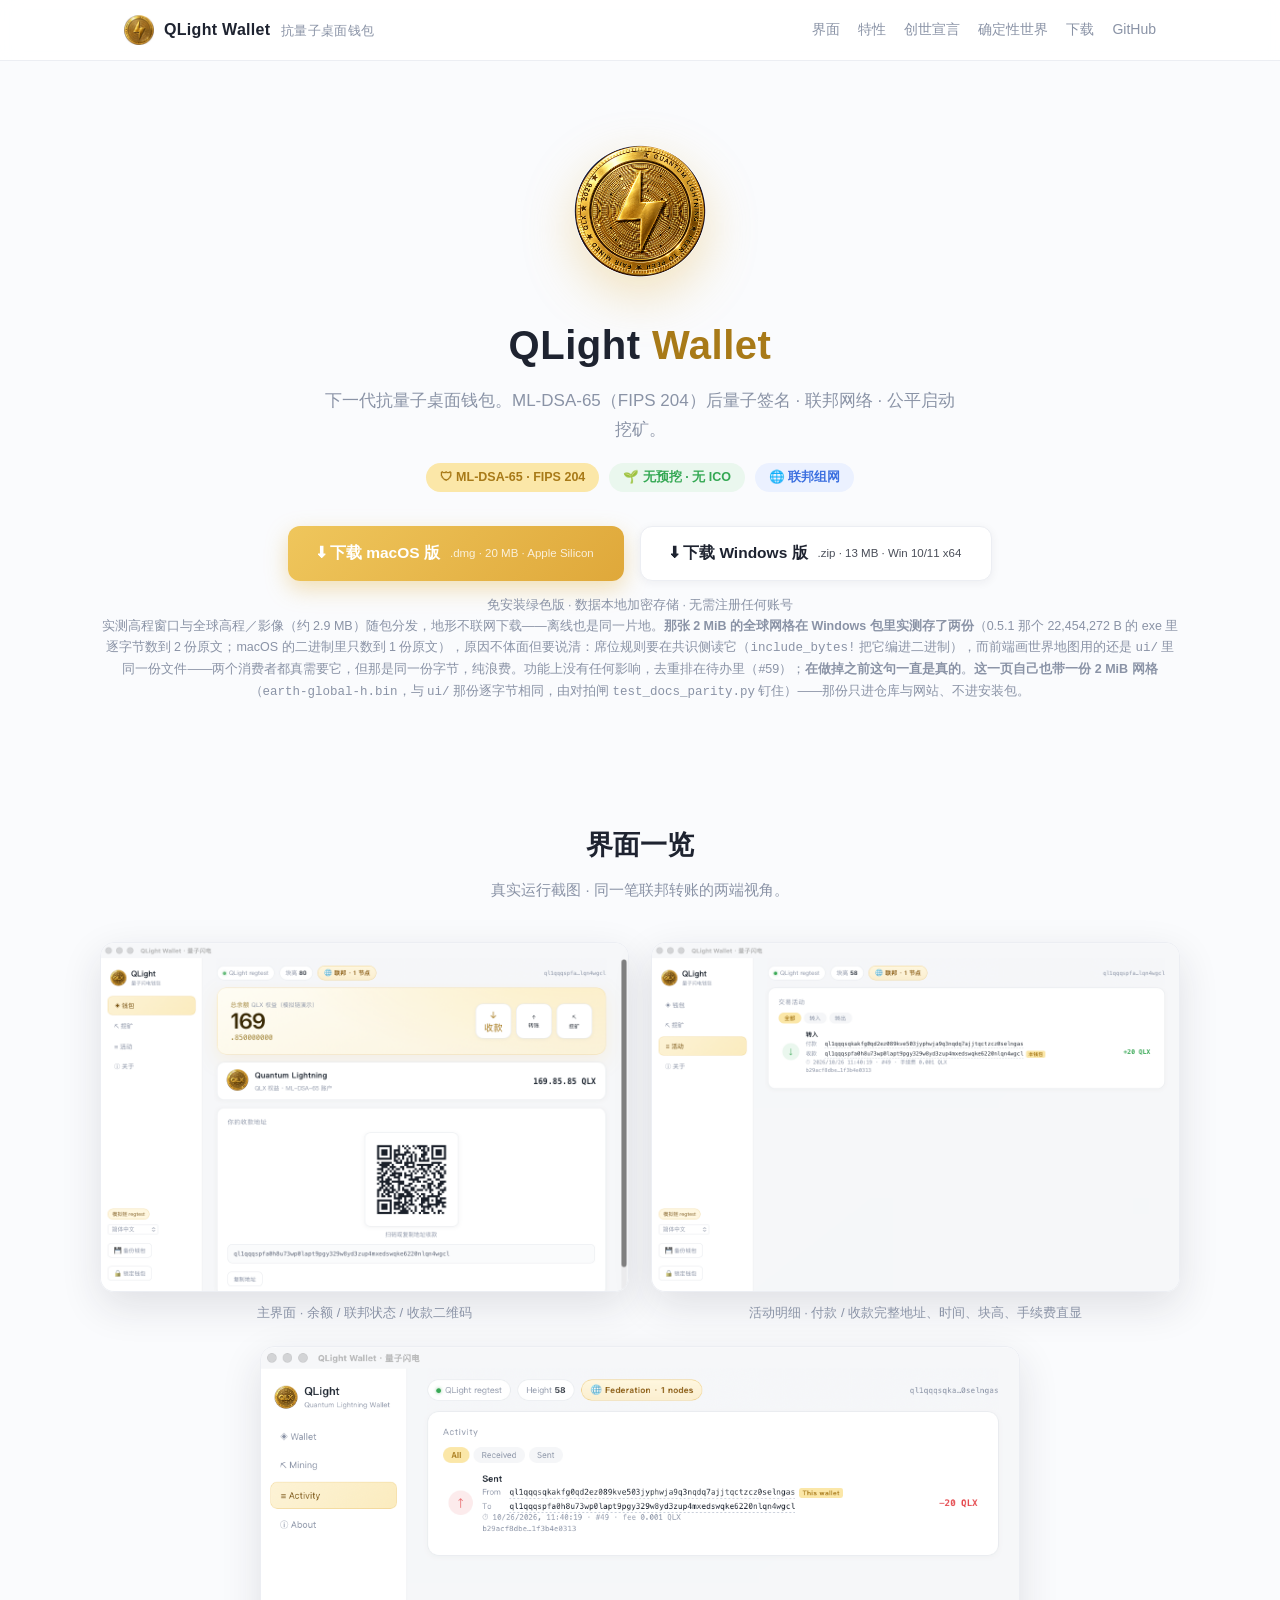
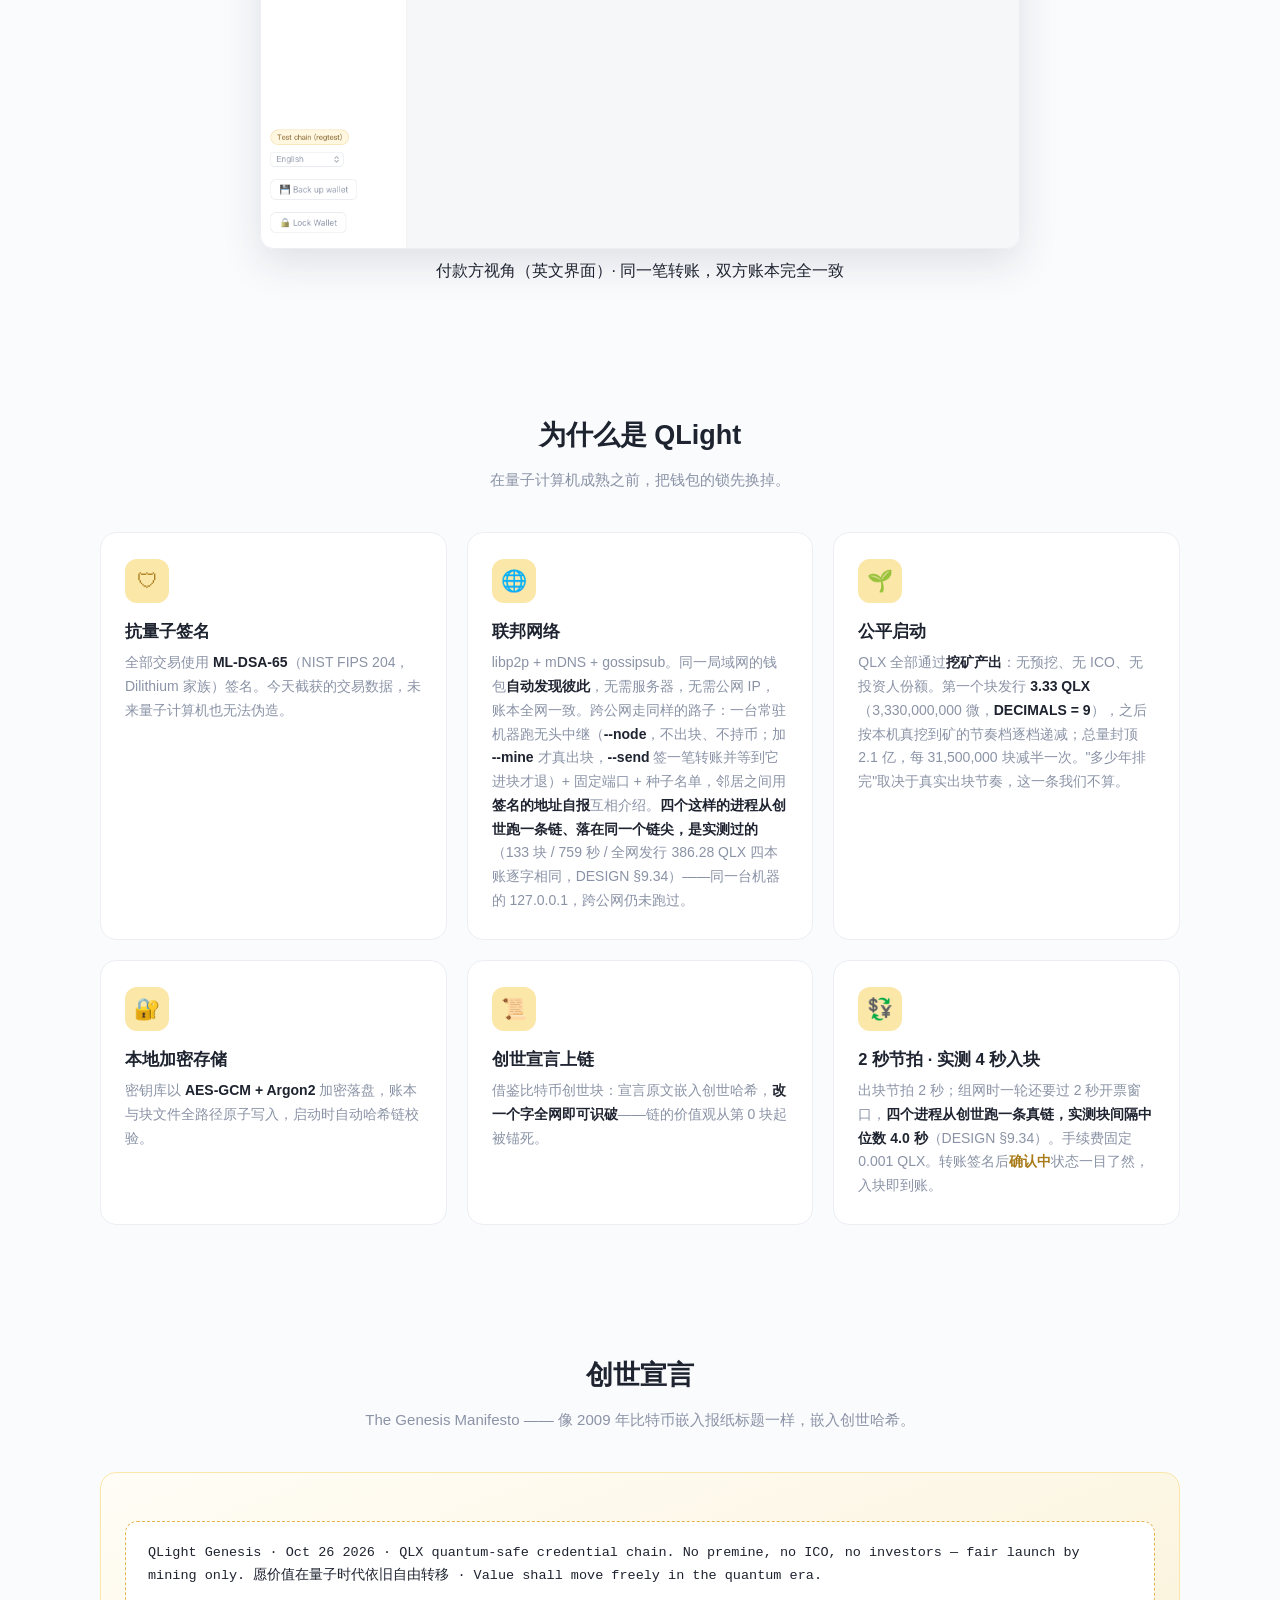
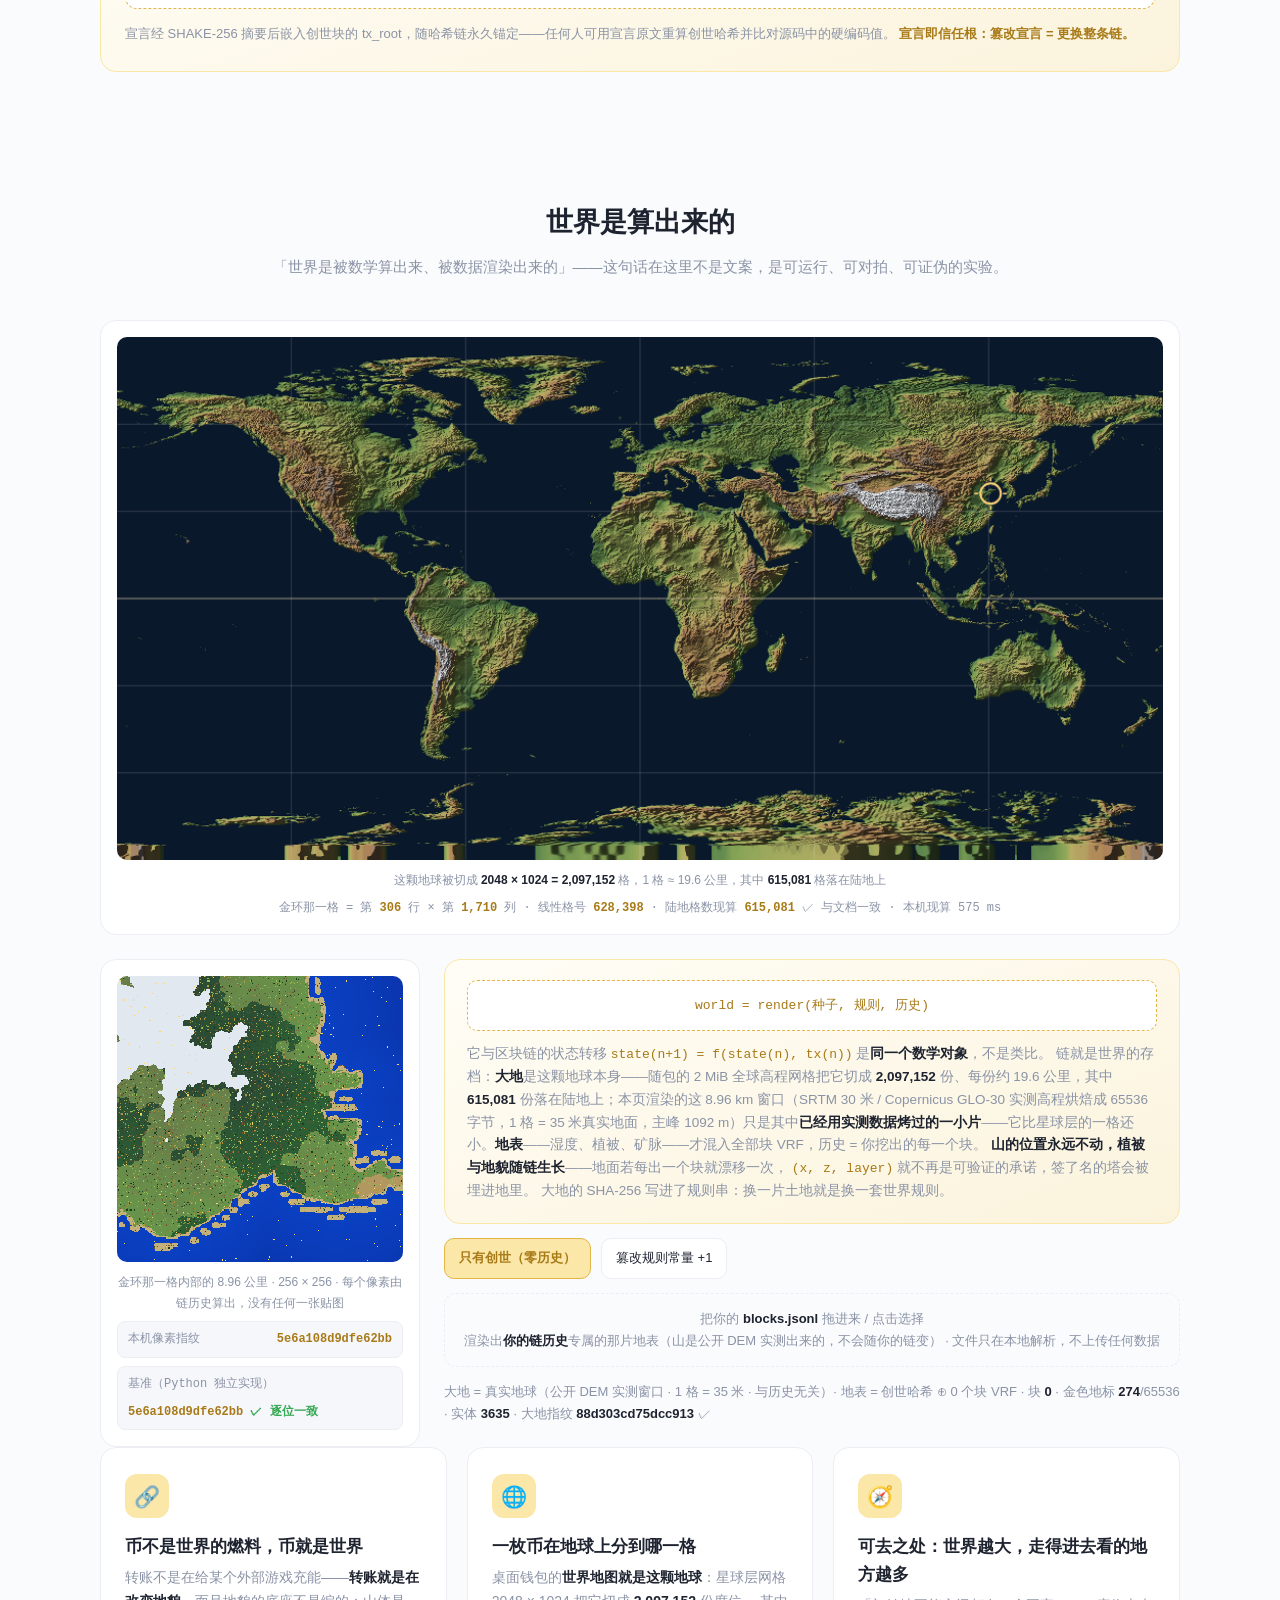
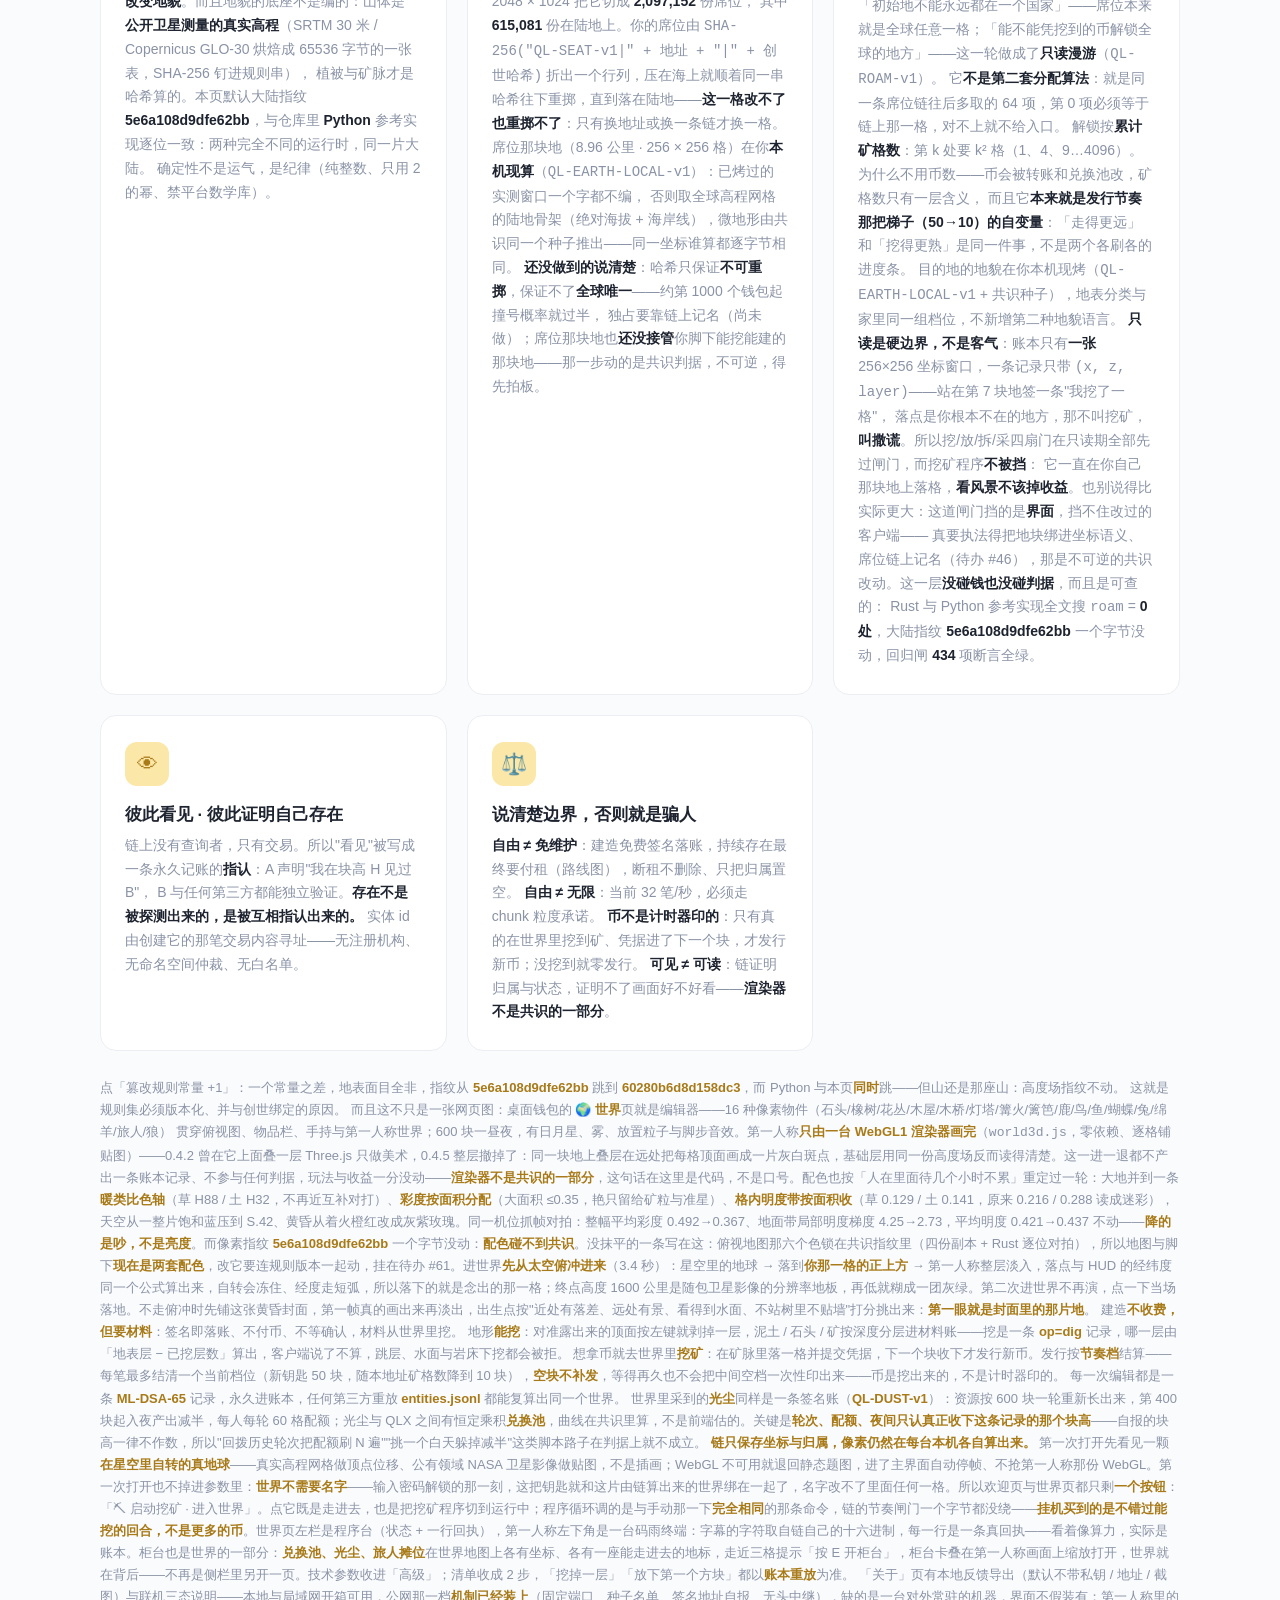
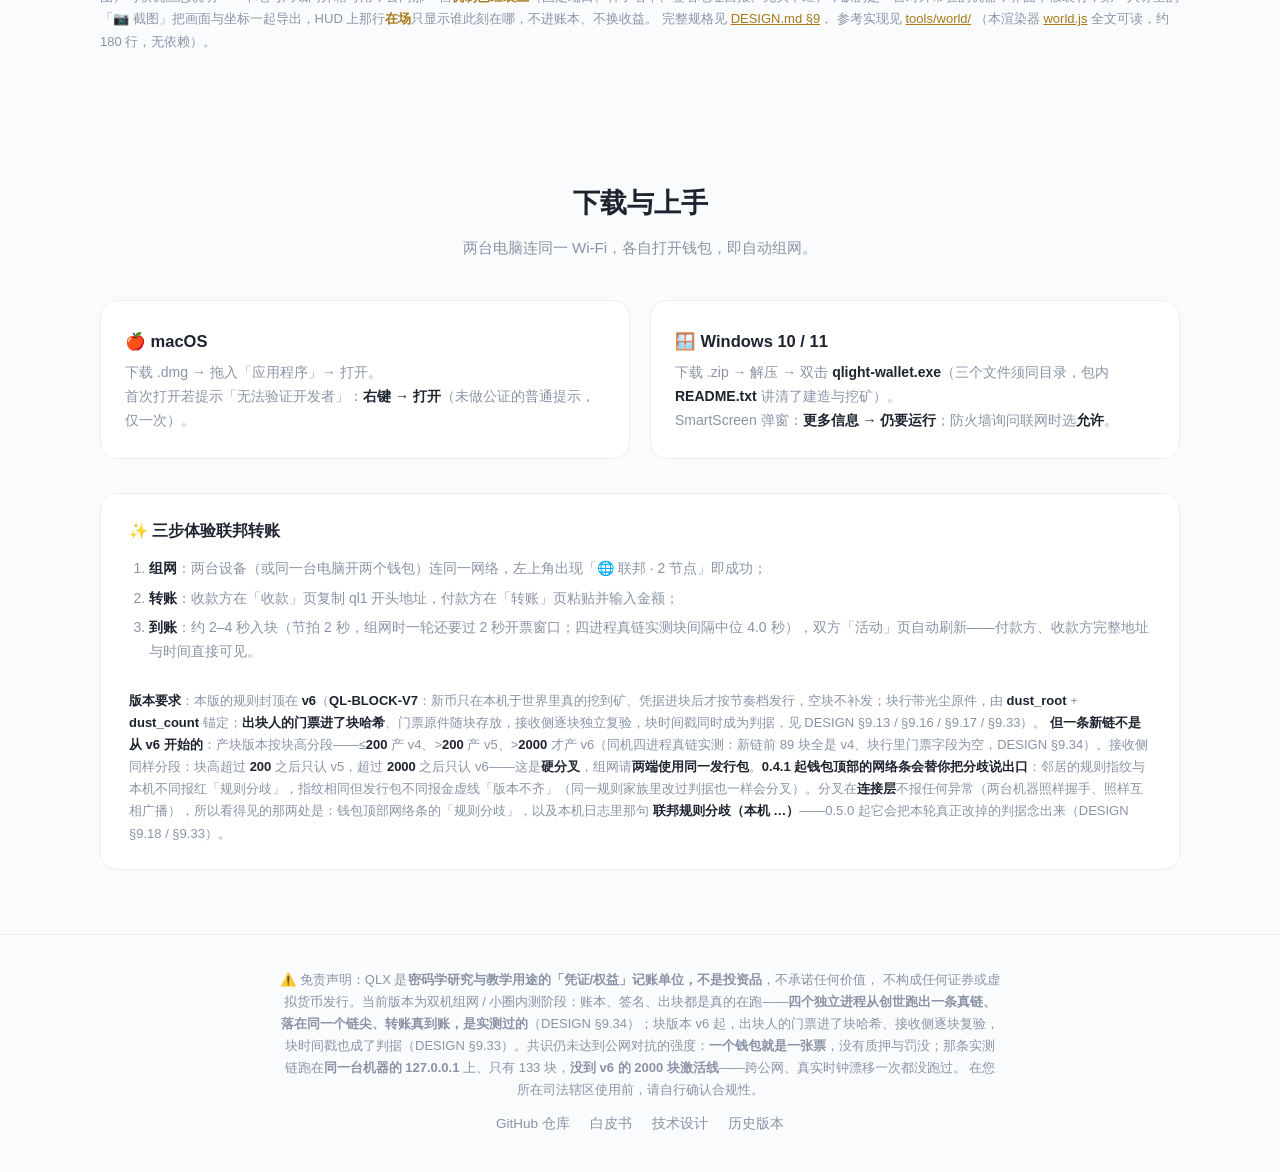
<file: docs/index.html>
<!DOCTYPE html>
<html lang="zh-CN">
<head>
  <meta charset="UTF-8">
  <meta name="viewport" content="width=device-width, initial-scale=1.0">
  <title>QLight Wallet · 抗量子桌面钱包</title>
  <link rel="icon" type="image/png" href="assets/favicon.png">
  <meta name="description" content="QLight Wallet：ML-DSA-65（FIPS 204）抗量子签名桌面钱包，联邦网络，公平启动挖矿。QLX 权益凭证，非投资品。">
  <style>
    :root {
      --ink: #1E2330;
      --muted: #8A93A6;
      --gold: #E3B54A;
      --gold-lt: #FBE7A8;
      --gold-dk: #A87A18;
      --green: #34A853;
      --bg: #FAFBFD;
      --card: #FFFFFF;
      --line: #ECEEF3;
    }
    * { margin: 0; padding: 0; box-sizing: border-box; }
    body {
      font-family: -apple-system, "PingFang SC", "Segoe UI", "Microsoft YaHei", sans-serif;
      background: var(--bg); color: var(--ink); line-height: 1.7;
    }
    a { color: inherit; text-decoration: none; }
    .wrap { max-width: 1080px; margin: 0 auto; padding: 0 24px; }

    /* —— 顶栏 —— */
    nav {
      position: sticky; top: 0; z-index: 10;
      background: rgba(255,255,255,.86); backdrop-filter: blur(10px);
      border-bottom: 1px solid var(--line);
    }
    nav .wrap { display: flex; align-items: center; gap: 10px; height: 60px; }
    nav img { width: 30px; height: 30px; }
    nav .brand { font-weight: 700; font-size: 16px; letter-spacing: .3px; }
    nav .brand small { color: var(--muted); font-weight: 500; margin-left: 6px; }
    nav .links { margin-left: auto; display: flex; gap: 18px; font-size: 14px; }
    nav .links a { color: var(--muted); }
    nav .links a:hover { color: var(--gold-dk); }

    /* —— Hero —— */
    .hero { text-align: center; padding: 84px 0 56px; }
    .hero .coin { width: 132px; height: 132px; border-radius: 50%;
      box-shadow: 0 18px 50px rgba(227,181,74,.35); animation: float 5s ease-in-out infinite; }
    @keyframes float { 0%,100% { transform: translateY(0) } 50% { transform: translateY(-10px) } }
    .hero h1 { font-size: 40px; margin: 26px 0 8px; letter-spacing: .5px; }
    .hero h1 .q { color: var(--gold-dk); }
    .hero p.sub { color: var(--muted); font-size: 17px; max-width: 640px; margin: 0 auto; }
    .hero .badges { margin-top: 18px; display: flex; gap: 10px; justify-content: center; flex-wrap: wrap; }
    .badge { font-size: 12.5px; color: var(--gold-dk); background: var(--gold-lt);
      border-radius: 999px; padding: 4px 14px; font-weight: 600; }
    .badge.green { color: var(--green); background: #EAF7EE; }
    .badge.blue { color: #3B6FE0; background: #EBF1FF; }

    /* —— 下载按钮 —— */
    .dl { display: flex; gap: 16px; justify-content: center; margin-top: 34px; flex-wrap: wrap; }
    .btn {
      display: inline-flex; align-items: center; gap: 10px;
      padding: 13px 30px; border-radius: 12px; font-size: 15.5px; font-weight: 600;
      border: 1px solid var(--line); background: var(--card);
      box-shadow: 0 2px 10px rgba(30,35,48,.06); transition: all .18s;
    }
    .btn:hover { transform: translateY(-2px); box-shadow: 0 8px 22px rgba(30,35,48,.12); }
    .btn.primary { background: linear-gradient(135deg, #EFC65C, #DFA83A); color: #fff; border: none;
      box-shadow: 0 8px 22px rgba(227,181,74,.4); }
    .btn small { display: block; font-weight: 400; font-size: 11.5px; opacity: .8; }
    .dl-note { text-align: center; color: var(--muted); font-size: 12.5px; margin-top: 14px; }

    /* —— 截图 —— */
.shots { display: grid; grid-template-columns: 1fr 1fr; gap: 22px; }
.shots img { width: 100%; border-radius: 14px; border: 1px solid var(--line);
  box-shadow: 0 14px 40px rgba(30,35,48,.12); display: block; }
.shots .cap { text-align: center; color: var(--muted); font-size: 13px; margin-top: 10px; }
.shot-wide { margin-top: 22px; text-align: center; }
.shot-wide img { max-width: 760px; width: 100%; border-radius: 14px; border: 1px solid var(--line);
  box-shadow: 0 14px 40px rgba(30,35,48,.12); }
@media (max-width: 760px) { .shots { grid-template-columns: 1fr; } }

/* —— 特性 —— */
    .section { padding: 64px 0; }
    .section > h2 { text-align: center; font-size: 27px; margin-bottom: 8px; }
    .section > .lead { text-align: center; color: var(--muted); margin-bottom: 40px; font-size: 15px; }
    .grid { display: grid; grid-template-columns: repeat(auto-fit, minmax(300px, 1fr)); gap: 20px; }
    .card {
      background: var(--card); border: 1px solid var(--line); border-radius: 16px;
      padding: 26px 24px; transition: all .18s;
    }
    .card:hover { transform: translateY(-3px); box-shadow: 0 10px 30px rgba(30,35,48,.08); }
    .card .ico { width: 44px; height: 44px; border-radius: 12px; background: var(--gold-lt);
      color: var(--gold-dk); display: flex; align-items: center; justify-content: center;
      font-size: 21px; margin-bottom: 14px; }
    .card h3 { font-size: 16.5px; margin-bottom: 6px; }
    .card p { color: var(--muted); font-size: 14px; }
    .card b { color: var(--ink); }

    /* —— 创世宣言 —— */
    .genesis { background: linear-gradient(160deg, #FFFDF6, #FBF3DC); border: 1px solid var(--gold-lt); }
    .genesis .manifesto {
      font-family: "SF Mono", Menlo, Consolas, monospace;
      font-size: 13.5px; color: var(--ink); background: #fff;
      border: 1px dashed var(--gold); border-radius: 12px;
      padding: 20px 22px; margin: 22px 0 14px; word-break: break-word;
    }
    .genesis .note { color: var(--muted); font-size: 13px; }
    .genesis .note b { color: var(--gold-dk); }

    /* —— 确定性世界 —— */
    .world-earth { background: var(--card); border: 1px solid var(--line); border-radius: 16px;
      padding: 16px; margin-bottom: 24px; }
    .world-earth canvas { width: 100%; height: auto; aspect-ratio: 2 / 1; display: block; border-radius: 10px; }
    .world-earth .cap { text-align: center; color: var(--muted); font-size: 12px; margin-top: 10px; }
    .world-earth .cap b { color: var(--ink); }
    .world-earth code { font-family: "SF Mono", Menlo, Consolas, monospace; font-size: 12px; color: var(--gold-dk); }
    .world-earth .run { font-family: "SF Mono", Menlo, Consolas, monospace; font-size: 12px;
      color: var(--muted); margin-top: 8px; text-align: center; }
    .world-earth .run b { color: var(--gold-dk); }
    .world-earth .run.bad { color: #D93025; }
    .world-grid { display: grid; grid-template-columns: 320px 1fr; gap: 24px; align-items: start; }
    @media (max-width: 780px) { .world-grid { grid-template-columns: 1fr; } }
    .world-map { background: var(--card); border: 1px solid var(--line); border-radius: 16px; padding: 16px; }
    .world-map canvas {
      width: 100%; height: auto; aspect-ratio: 1 / 1; display: block; border-radius: 10px;
      image-rendering: pixelated; image-rendering: crisp-edges;
    }
    .world-map .cap { text-align: center; color: var(--muted); font-size: 12px; margin-top: 10px; }
    .fp { font-family: "SF Mono", Menlo, Consolas, monospace; font-size: 12px; background: #F6F7FB;
      border: 1px solid var(--line); border-radius: 8px; padding: 7px 10px; margin-top: 8px;
      display: flex; justify-content: space-between; gap: 8px; flex-wrap: wrap; }
    .fp span:first-child { color: var(--muted); }
    .fp b { color: var(--gold-dk); }
    .fp .ok { color: var(--green); font-weight: 700; }
    .fp .bad { color: #D93025; font-weight: 700; }
    .world-side { display: flex; flex-direction: column; gap: 14px; }
    .axiom { background: linear-gradient(160deg, #FFFDF6, #FBF3DC); border: 1px solid var(--gold-lt);
      border-radius: 16px; padding: 20px 22px; }
    .axiom code { font-family: "SF Mono", Menlo, Consolas, monospace; color: var(--gold-dk); font-size: 13px; }
    .axiom .eq { display: block; background: #fff; border: 1px dashed var(--gold); border-radius: 10px;
      padding: 12px 14px; margin-bottom: 12px; font-size: 14px; text-align: center; }
    .axiom p { color: var(--muted); font-size: 13.5px; }
    .axiom p b { color: var(--ink); }
    .ctrl { display: flex; gap: 10px; flex-wrap: wrap; }
    .wbtn { font: inherit; font-size: 13px; padding: 8px 14px; border-radius: 10px;
      border: 1px solid var(--line); background: var(--card); color: var(--ink); cursor: pointer; transition: all .18s; }
    .wbtn:hover { border-color: var(--gold); color: var(--gold-dk); }
    .wbtn.on { background: var(--gold-lt); border-color: var(--gold); color: var(--gold-dk); font-weight: 600; }
    .drop { border: 1px dashed var(--line); border-radius: 12px; padding: 14px;
      color: var(--muted); font-size: 13px; text-align: center; cursor: pointer; transition: all .18s; }
    .drop b { color: var(--ink); }
    .drop.hot { border-color: var(--gold); background: var(--gold-lt); color: var(--gold-dk); }
    .wstats { font-size: 13px; color: var(--muted); }
    .wstats b { color: var(--ink); }
    .world-note { color: var(--muted); font-size: 13px; margin-top: 26px; }
    .world-note b { color: var(--gold-dk); }
    .world-note a { color: var(--gold-dk); text-decoration: underline; }

    /* —— 下载区 —— */
    .dl-grid { display: grid; grid-template-columns: repeat(auto-fit, minmax(280px, 1fr)); gap: 20px; }
    .steps { margin-top: 34px; background: var(--card); border: 1px solid var(--line);
      border-radius: 16px; padding: 24px 28px; }
    .steps h3 { font-size: 15.5px; margin-bottom: 12px; }
    .steps ol { padding-left: 20px; color: var(--muted); font-size: 14px; }
    .steps li { margin: 6px 0; }
    .steps b { color: var(--ink); }

    /* —— 页脚 —— */
    footer { border-top: 1px solid var(--line); padding: 34px 0 44px; text-align: center; }
    footer .disc { color: var(--muted); font-size: 13px; max-width: 720px; margin: 0 auto 12px; }
    footer .links { display: flex; gap: 20px; justify-content: center; font-size: 13.5px; color: var(--muted); }
    footer .links a:hover { color: var(--gold-dk); }

    @media (max-width: 640px) {
      .hero h1 { font-size: 30px; }
      nav .links { display: none; }
    }
  </style>
</head>
<body>

<nav>
  <div class="wrap">
    <img src="assets/favicon.png" alt="QLight">
    <div class="brand">QLight Wallet <small>抗量子桌面钱包</small></div>
    <div class="links">
      <a href="#shots">界面</a>
      <a href="#features">特性</a>
      <a href="#genesis">创世宣言</a>
      <a href="#world">确定性世界</a>
      <a href="#download">下载</a>
      <a href="https://github.com/yuanhong792/qlight-wallet" target="_blank">GitHub</a>
    </div>
  </div>
</nav>

<header class="hero wrap">
  <img class="coin" src="assets/coin.png" alt="QLX">
  <h1>QLight <span class="q">Wallet</span></h1>
  <p class="sub">下一代抗量子桌面钱包。ML-DSA-65（FIPS 204）后量子签名 · 联邦网络 · 公平启动挖矿。</p>
  <div class="badges">
    <span class="badge">🛡 ML-DSA-65 · FIPS 204</span>
    <span class="badge green">🌱 无预挖 · 无 ICO</span>
    <span class="badge blue">🌐 联邦组网</span>
  </div>
  <div class="dl">
    <a class="btn primary" href="https://github.com/yuanhong792/qlight-wallet/releases/latest/download/QLight-Wallet.dmg">
      ⬇ 下载 macOS 版 <small>.dmg · 20 MB · Apple Silicon</small>
    </a>
    <a class="btn" href="https://github.com/yuanhong792/qlight-wallet/releases/latest/download/QLight-Wallet-Windows.zip">
      ⬇ 下载 Windows 版 <small>.zip · 13 MB · Win 10/11 x64</small>
    </a>
  </div>
  <p class="dl-note">免安装绿色版 · 数据本地加密存储 · 无需注册任何账号<br>实测高程窗口与全球高程／影像（约 2.9 MB）随包分发，地形不联网下载——离线也是同一片地。<b>那张 2 MiB 的全球网格在 Windows 包里实测存了两份</b>（0.5.1 那个 22,454,272 B 的 exe 里逐字节数到 2 份原文；macOS 的二进制里只数到 1 份原文），原因不体面但要说清：席位规则要在共识侧读它（<code>include_bytes!</code> 把它编进二进制），而前端画世界地图用的还是 <code>ui/</code> 里同一份文件——两个消费者都真需要它，但那是同一份字节，纯浪费。功能上没有任何影响，去重排在待办里（#59）；<b>在做掉之前这句一直是真的</b>。<b>这一页自己也带一份 2 MiB 网格</b>（<code>earth-global-h.bin</code>，与 <code>ui/</code> 那份逐字节相同，由对拍闸 <code>test_docs_parity.py</code> 钉住）——那份只进仓库与网站、不进安装包。</p>
</header>

<section class="section wrap" id="shots">
  <h2>界面一览</h2>
  <p class="lead">真实运行截图 · 同一笔联邦转账的两端视角。</p>
  <div class="shots">
    <div>
      <img src="screenshots/wallet-asset.png" alt="主界面：余额、联邦状态、收款二维码">
      <div class="cap">主界面 · 余额 / 联邦状态 / 收款二维码</div>
    </div>
    <div>
      <img src="screenshots/wallet-activity.png" alt="活动明细：付款与收款完整地址直显">
      <div class="cap">活动明细 · 付款 / 收款完整地址、时间、块高、手续费直显</div>
    </div>
  </div>
  <div class="shot-wide">
    <img src="screenshots/wallet-activity-sent.png" alt="付款方视角的活动明细">
    <div class="cap">付款方视角（英文界面）· 同一笔转账，双方账本完全一致</div>
  </div>
</section>

<section class="section wrap" id="features">
  <h2>为什么是 QLight</h2>
  <p class="lead">在量子计算机成熟之前，把钱包的锁先换掉。</p>
  <div class="grid">
    <div class="card">
      <div class="ico">🛡</div>
      <h3>抗量子签名</h3>
      <p>全部交易使用 <b>ML-DSA-65</b>（NIST FIPS 204，Dilithium 家族）签名。今天截获的交易数据，未来量子计算机也无法伪造。</p>
    </div>
    <div class="card">
      <div class="ico">🌐</div>
      <h3>联邦网络</h3>
      <p>libp2p + mDNS + gossipsub。同一局域网的钱包<b>自动发现彼此</b>，无需服务器，无需公网 IP，账本全网一致。跨公网走同样的路子：一台常驻机器跑无头中继（<b>--node</b>，不出块、不持币；加 <b>--mine</b> 才真出块，<b>--send</b> 签一笔转账并等到它进块才退）+ 固定端口 + 种子名单，邻居之间用<b>签名的地址自报</b>互相介绍。<b>四个这样的进程从创世跑一条链、落在同一个链尖，是实测过的</b>（133 块 / 759 秒 / 全网发行 386.28 QLX 四本账逐字相同，DESIGN §9.34）——同一台机器的 127.0.0.1，跨公网仍未跑过。</p>
    </div>
    <div class="card">
      <div class="ico">🌱</div>
      <h3>公平启动</h3>
      <p>QLX 全部通过<b>挖矿产出</b>：无预挖、无 ICO、无投资人份额。第一个块发行 <b>3.33 QLX</b>（3,330,000,000 微，<b>DECIMALS = 9</b>），之后按本机真挖到矿的节奏档逐档递减；总量封顶 2.1 亿，每 31,500,000 块减半一次。"多少年排完"取决于真实出块节奏，这一条我们不算。</p>
    </div>
    <div class="card">
      <div class="ico">🔐</div>
      <h3>本地加密存储</h3>
      <p>密钥库以 <b>AES-GCM + Argon2</b> 加密落盘，账本与块文件全路径原子写入，启动时自动哈希链校验。</p>
    </div>
    <div class="card">
      <div class="ico">📜</div>
      <h3>创世宣言上链</h3>
      <p>借鉴比特币创世块：宣言原文嵌入创世哈希，<b>改一个字全网即可识破</b>——链的价值观从第 0 块起被锚死。</p>
    </div>
    <div class="card">
      <div class="ico">💱</div>
      <h3>2 秒节拍 · 实测 4 秒入块</h3>
      <p>出块节拍 2 秒；组网时一轮还要过 2 秒开票窗口，<b>四个进程从创世跑一条真链，实测块间隔中位数 4.0 秒</b>（DESIGN §9.34）。手续费固定 0.001 QLX。转账签名后<span style="color:var(--gold-dk);font-weight:600">确认中</span>状态一目了然，入块即到账。</p>
    </div>
  </div>
</section>

<section class="section wrap" id="genesis">
  <h2>创世宣言</h2>
  <p class="lead">The Genesis Manifesto —— 像 2009 年比特币嵌入报纸标题一样，嵌入创世哈希。</p>
  <div class="card genesis">
    <div class="manifesto">QLight Genesis · Oct 26 2026 · QLX quantum-safe credential chain. No premine, no ICO, no investors — fair launch by mining only. 愿价值在量子时代依旧自由转移 · Value shall move freely in the quantum era.</div>
    <p class="note">
      宣言经 SHAKE-256 摘要后嵌入创世块的 tx_root，随哈希链永久锚定——任何人可用宣言原文重算创世哈希并比对源码中的硬编码值。
      <b>宣言即信任根：篡改宣言 = 更换整条链。</b>
    </p>
  </div>
</section>

<section class="section wrap" id="world">
  <h2>世界是算出来的</h2>
  <p class="lead">「世界是被数学算出来、被数据渲染出来的」——这句话在这里不是文案，是可运行、可对拍、可证伪的实验。</p>

  <div class="world-earth">
    <canvas id="earthCanvas" width="1024" height="512"></canvas>
    <div class="cap">这颗地球被切成 <b>2048 × 1024 = 2,097,152</b> 格，1 格 ≈ 19.6 公里，其中 <b>615,081</b> 格落在陆地上</div>
    <div class="run" id="earthRun">正在本机现算：随包的 2 MiB 全球高程网格 → 高程色阶 + 西北向山体阴影</div>
  </div>

  <div class="world-grid">
    <div class="world-map">
      <canvas id="worldCanvas" width="256" height="256"></canvas>
      <div class="cap">金环那一格内部的 8.96 公里 · 256 × 256 · 每个像素由链历史算出，没有任何一张贴图</div>
      <div class="fp"><span>本机像素指纹</span><b id="fpNow">—</b></div>
      <div class="fp"><span>基准（Python 独立实现）</span><span><b id="fpExp">—</b> <span id="fpVerdict"></span></span></div>
    </div>

    <div class="world-side">
      <div class="axiom">
        <span class="eq"><code>world = render(种子, 规则, 历史)</code></span>
        <p>它与区块链的状态转移 <code>state(n+1) = f(state(n), tx(n))</code> 是<b>同一个数学对象</b>，不是类比。
        链就是世界的存档：<b>大地</b>是这颗地球本身——随包的 2 MiB 全球高程网格把它切成 <b>2,097,152</b> 份、每份约 19.6 公里，其中 <b>615,081</b> 份落在陆地上；本页渲染的这 8.96 km 窗口（SRTM 30 米 / Copernicus GLO-30 实测高程烘焙成 65536 字节，1 格 = 35 米真实地面，主峰 1092 m）只是其中<b>已经用实测数据烤过的一小片</b>——它比星球层的一格还小。<b>地表</b>——湿度、植被、矿脉——才混入全部块 VRF，历史 = 你挖出的每一个块。
        <b>山的位置永远不动，植被与地貌随链生长</b>——地面若每出一个块就漂移一次，
        <code>(x, z, layer)</code> 就不再是可验证的承诺，签了名的塔会被埋进地里。
        大地的 SHA-256 写进了规则串：换一片土地就是换一套世界规则。</p>
      </div>
      <div class="ctrl">
        <button class="wbtn on" id="btnGenesis">只有创世（零历史）</button>
        <button class="wbtn" id="btnRules">篡改规则常量 +1</button>
      </div>
      <div class="drop" id="drop">
        把你的 <b>blocks.jsonl</b> 拖进来 / 点击选择<br>
        渲染出<b>你的链历史</b>专属的那片地表（山是公开 DEM 实测出来的，不会随你的链变） · 文件只在本地解析，不上传任何数据
      </div>
      <input type="file" id="fileInput" accept=".jsonl,.json,.txt,.log" style="display:none">
      <div class="wstats" id="stats">种子 = 创世哈希 · 块 0</div>
    </div>
  </div>

  <div class="grid world-notes">
    <div class="card">
      <div class="ico">🔗</div>
      <h3>币不是世界的燃料，币就是世界</h3>
      <p>转账不是在给某个外部游戏充能——<b>转账就是在改变地貌</b>。而且地貌的底座不是编的：山体是
      <b>公开卫星测量的真实高程</b>（SRTM 30 米 / Copernicus GLO-30 烘焙成 65536 字节的一张表，SHA-256 钉进规则串），
      植被与矿脉才是哈希算的。本页默认大陆指纹
      <b>5e6a108d9dfe62bb</b>，与仓库里 <b>Python</b> 参考实现逐位一致：两种完全不同的运行时，同一片大陆。
      确定性不是运气，是纪律（纯整数、只用 2 的幂、禁平台数学库）。</p>
    </div>
    <div class="card">
      <div class="ico">🌐</div>
      <h3>一枚币在地球上分到哪一格</h3>
      <p>桌面钱包的<b>世界地图就是这颗地球</b>：星球层网格 2048 × 1024 把它切成 <b>2,097,152</b> 份席位，
      其中 <b>615,081</b> 份在陆地上。你的席位由 <code>SHA-256("QL-SEAT-v1|" + 地址 + "|" + 创世哈希)</code>
      折出一个行列，压在海上就顺着同一串哈希往下重掷，直到落在陆地——<b>这一格改不了也重掷不了</b>：只有换地址或换一条链才换一格。
      席位那块地（8.96 公里 · 256 × 256 格）在你<b>本机现算</b>（<code>QL-EARTH-LOCAL-v1</code>）：已烤过的实测窗口一个字都不编，
      否则取全球高程网格的陆地骨架（绝对海拔 + 海岸线），微地形由共识同一个种子推出——同一坐标谁算都逐字节相同。
      <b>还没做到的说清楚</b>：哈希只保证<b>不可重掷</b>，保证不了<b>全球唯一</b>——约第 1000 个钱包起撞号概率就过半，
      独占要靠链上记名（尚未做）；席位那块地也<b>还没接管</b>你脚下能挖能建的那块地——那一步动的是共识判据，不可逆，得先拍板。</p>
    </div>
    <div class="card">
      <div class="ico">🧭</div>
      <h3>可去之处：世界越大，走得进去看的地方越多</h3>
      <p>「初始地不能永远都在一个国家」——席位本来就是全球任意一格；「能不能凭挖到的币解锁全球的地方」——这一轮做成了<b>只读漫游</b>（<code>QL-ROAM-v1</code>）。
      它<b>不是第二套分配算法</b>：就是同一条席位链往后多取的 64 项，第 0 项必须等于链上那一格，对不上就不给入口。
      解锁按<b>累计矿格数</b>：第 k 处要 k² 格（1、4、9…4096）。为什么不用币数——币会被转账和兑换池改，矿格数只有一层含义，
      而且它<b>本来就是发行节奏那把梯子（50→10）的自变量</b>：「走得更远」和「挖得更熟」是同一件事，不是两个各刷各的进度条。
      目的地的地貌在你本机现烤（<code>QL-EARTH-LOCAL-v1</code> + 共识种子），地表分类与家里同一组档位，不新增第二种地貌语言。
      <b>只读是硬边界，不是客气</b>：账本只有<b>一张</b> 256×256 坐标窗口，一条记录只带 <code>(x, z, layer)</code>——站在第 7 块地签一条"我挖了一格"，
      落点是你根本不在的地方，那不叫挖矿，<b>叫撒谎</b>。所以挖/放/拆/采四扇门在只读期全部先过闸门，而挖矿程序<b>不被挡</b>：
      它一直在你自己那块地上落格，<b>看风景不该掉收益</b>。也别说得比实际更大：这道闸门挡的是<b>界面</b>，挡不住改过的客户端——
      真要执法得把地块绑进坐标语义、席位链上记名（待办 #46），那是不可逆的共识改动。这一层<b>没碰钱也没碰判据</b>，而且是可查的：
      Rust 与 Python 参考实现全文搜 <code>roam</code> = <b>0 处</b>，大陆指纹 <b>5e6a108d9dfe62bb</b> 一个字节没动，回归闸 <b>434</b> 项断言全绿。</p>
    </div>
    <div class="card">
      <div class="ico">👁</div>
      <h3>彼此看见 · 彼此证明自己存在</h3>
      <p>链上没有查询者，只有交易。所以"看见"被写成一条永久记账的<b>指认</b>：A 声明"我在块高 H 见过 B"，
      B 与任何第三方都能独立验证。<b>存在不是被探测出来的，是被互相指认出来的。</b>
      实体 id 由创建它的那笔交易内容寻址——无注册机构、无命名空间仲裁、无白名单。</p>
    </div>
    <div class="card">
      <div class="ico">⚖️</div>
      <h3>说清楚边界，否则就是骗人</h3>
      <p><b>自由 ≠ 免维护</b>：建造免费签名落账，持续存在最终要付租（路线图），断租不删除、只把归属置空。
      <b>自由 ≠ 无限</b>：当前 32 笔/秒，必须走 chunk 粒度承诺。
      <b>币不是计时器印的</b>：只有真的在世界里挖到矿、凭据进了下一个块，才发行新币；没挖到就零发行。
      <b>可见 ≠ 可读</b>：链证明归属与状态，证明不了画面好不好看——<b>渲染器不是共识的一部分</b>。</p>
    </div>
  </div>

  <p class="world-note">
    点「篡改规则常量 +1」：一个常量之差，地表面目全非，指纹从 <b>5e6a108d9dfe62bb</b> 跳到
    <b>60280b6d8d158dc3</b>，而 Python 与本页<b>同时</b>跳——但山还是那座山：高度场指纹不动。
    这就是规则集必须版本化、并与创世绑定的原因。
    而且这不只是一张网页图：桌面钱包的 <b>🌍 世界</b>页就是编辑器——16 种像素物件（石头/橡树/花丛/木屋/木桥/灯塔/篝火/篱笆/鹿/鸟/鱼/蝴蝶/兔/绵羊/旅人/狼）
    贯穿俯视图、物品栏、手持与第一人称世界；600 块一昼夜，有日月星、雾、放置粒子与脚步音效。第一人称<b>只由一台 WebGL1 渲染器画完</b>（<code>world3d.js</code>，零依赖、逐格铺贴图）——0.4.2 曾在它上面叠一层 Three.js 只做美术，0.4.5 整层撤掉了：同一块地上叠层在远处把每格顶面画成一片灰白斑点，基础层用同一份高度场反而读得清楚。这一进一退都不产出一条账本记录、不参与任何判据，玩法与收益一分没动——<b>渲染器不是共识的一部分</b>，这句话在这里是代码，不是口号。配色也按「人在里面待几个小时不累」重定过一轮：大地并到一条<b>暖类比色轴</b>（草 H88 / 土 H32，不再近互补对打）、<b>彩度按面积分配</b>（大面积 ≤0.35，艳只留给矿粒与准星）、<b>格内明度带按面积收</b>（草 0.129 / 土 0.141，原来 0.216 / 0.288 读成迷彩），天空从一整片饱和蓝压到 S.42、黄昏从着火橙红改成灰紫玫瑰。同一机位抓帧对拍：整幅平均彩度 0.492→0.367、地面带局部明度梯度 4.25→2.73，平均明度 0.421→0.437 不动——<b>降的是吵，不是亮度</b>。而像素指纹 <b>5e6a108d9dfe62bb</b> 一个字节没动：<b>配色碰不到共识</b>。没抹平的一条写在这：俯视地图那六个色锁在共识指纹里（四份副本 + Rust 逐位对拍），所以地图与脚下<b>现在是两套配色</b>，改它要连规则版本一起动，挂在待办 #61。进世界<b>先从太空俯冲进来</b>（3.4 秒）：星空里的地球 → 落到<b>你那一格的正上方</b> → 第一人称整层淡入，落点与 HUD 的经纬度同一个公式算出来，自转会冻住、经度走短弧，所以落下的就是念出的那一格；终点高度 1600 公里是随包卫星影像的分辨率地板，再低就糊成一团灰绿。第二次进世界不再演，点一下当场落地。不走俯冲时先铺这张黄昏封面，第一帧真的画出来再淡出，出生点按"近处有落差、远处有景、看得到水面、不站树里不贴墙"打分挑出来：<b>第一眼就是封面里的那片地</b>。
    建造<b>不收费，但要材料</b>：签名即落账、不付币、不等确认，材料从世界里挖。
    地形<b>能挖</b>：对准露出来的顶面按左键就剥掉一层，泥土 / 石头 / 矿按深度分层进材料账——挖是一条 <b>op=dig</b> 记录，哪一层由「地表层 − 已挖层数」算出，客户端说了不算，跳层、水面与岩床下挖都会被拒。
    想拿币就去世界里<b>挖矿</b>：在矿脉里落一格并提交凭据，下一个块收下才发行新币。发行按<b>节奏档</b>结算——每笔最多结清一个当前档位（新钥匙 50 块，随本地址矿格数降到 10 块），<b>空块不补发</b>，等得再久也不会把中间空档一次性印出来——币是挖出来的，不是计时器印的。
    每一次编辑都是一条 <b>ML-DSA-65</b> 记录，永久进账本，任何第三方重放 <b>entities.jsonl</b> 都能复算出同一个世界。
    世界里采到的<b>光尘</b>同样是一条签名账（<b>QL-DUST-v1</b>）：资源按 600 块一轮重新长出来，第 400 块起入夜产出减半，每人每轮 60 格配额；光尘与 QLX 之间有恒定乘积<b>兑换池</b>，曲线在共识里算，不是前端估的。关键是<b>轮次、配额、夜间只认真正收下这条记录的那个块高</b>——自报的块高一律不作数，所以"回拨历史轮次把配额刷 N 遍""挑一个白天躲掉减半"这类脚本路子在判据上就不成立。
    <b>链只保存坐标与归属，像素仍然在每台本机各自算出来。</b>
    第一次打开先看见一颗<b>在星空里自转的真地球</b>——真实高程网格做顶点位移、公有领域 NASA 卫星影像做贴图，不是插画；WebGL 不可用就退回静态题图，进了主界面自动停帧、不抢第一人称那份 WebGL。第一次打开也不掉进参数里：<b>世界不需要名字</b>——输入密码解锁的那一刻，这把钥匙就和这片由链算出来的世界绑在一起了，名字改不了里面任何一格。所以欢迎页与世界页都只剩<b>一个按钮</b>：「⛏ 启动挖矿 · 进入世界」。点它既是走进去，也是把挖矿程序切到运行中；程序循环调的是与手动那一下<b>完全相同</b>的那条命令，链的节奏闸门一个字节都没绕——<b>挂机买到的是不错过能挖的回合，不是更多的币</b>。世界页左栏是程序台（状态 + 一行回执），第一人称左下角是一台码雨终端：字幕的字符取自链自己的十六进制，每一行是一条真回执——看着像算力，实际是账本。柜台也是世界的一部分：<b>兑换池、光尘、旅人摊位</b>在世界地图上各有坐标、各有一座能走进去的地标，走近三格提示「按 E 开柜台」，柜台卡叠在第一人称画面上缩放打开，世界就在背后——不再是侧栏里另开一页。技术参数收进「高级」；清单收成 2 步，「挖掉一层」「放下第一个方块」都以<b>账本重放</b>为准。
    「关于」页有本地反馈导出（默认不带私钥 / 地址 / 截图）与联机三态说明——本地与局域网开箱可用，公网那一档<b>机制已经装上</b>（固定端口、种子名单、签名地址自报、无头中继），缺的是一台对外常驻的机器，界面不假装有；第一人称里的「📷 截图」把画面与坐标一起导出，HUD 上那行<b>在场</b>只显示谁此刻在哪，不进账本、不换收益。
    完整规格见 <a href="https://github.com/yuanhong792/qlight-wallet/blob/main/DESIGN.md#9-元宇宙运行时l2" target="_blank">DESIGN.md §9</a>，
    参考实现见 <a href="https://github.com/yuanhong792/qlight-wallet/tree/main/tools/world" target="_blank">tools/world/</a>
    （本渲染器 <a href="world.js" target="_blank">world.js</a> 全文可读，约 180 行，无依赖）。
  </p>
</section>

<section class="section wrap" id="download">
  <h2>下载与上手</h2>
  <p class="lead">两台电脑连同一 Wi-Fi，各自打开钱包，即自动组网。</p>
  <div class="dl-grid">
    <div class="card">
      <h3>🍎 macOS</h3>
      <p>下载 .dmg → 拖入「应用程序」→ 打开。<br>
      首次打开若提示「无法验证开发者」：<b>右键 → 打开</b>（未做公证的普通提示，仅一次）。</p>
    </div>
    <div class="card">
      <h3>🪟 Windows 10 / 11</h3>
      <p>下载 .zip → 解压 → 双击 <b>qlight-wallet.exe</b>（三个文件须同目录，包内 <b>README.txt</b> 讲清了建造与挖矿）。<br>
      SmartScreen 弹窗：<b>更多信息 → 仍要运行</b>；防火墙询问联网时选<b>允许</b>。</p>
    </div>
  </div>
  <div class="steps">
    <h3>✨ 三步体验联邦转账</h3>
    <ol>
      <li><b>组网</b>：两台设备（或同一台电脑开两个钱包）连同一网络，左上角出现「🌐 联邦 · 2 节点」即成功；</li>
      <li><b>转账</b>：收款方在「收款」页复制 ql1 开头地址，付款方在「转账」页粘贴并输入金额；</li>
      <li><b>到账</b>：约 2–4 秒入块（节拍 2 秒，组网时一轮还要过 2 秒开票窗口；四进程真链实测块间隔中位 4.0 秒），双方「活动」页自动刷新——付款方、收款方完整地址与时间直接可见。</li>
    </ol>
    <p class="world-note"><b>版本要求</b>：本版的规则封顶在 <b>v6</b>（<b>QL-BLOCK-V7</b>：新币只在本机于世界里真的挖到矿、凭据进块后才按节奏档发行，空块不补发；块行带光尘原件，由 <b>dust_root</b> + <b>dust_count</b> 锚定；<b>出块人的门票进了块哈希</b>、门票原件随块存放，接收侧逐块独立复验，块时间戳同时成为判据，见 DESIGN §9.13 / §9.16 / §9.17 / §9.33）。
    <b>但一条新链不是从 v6 开始的</b>：产块版本按块高分段——≤<b>200</b> 产 v4、&gt;<b>200</b> 产 v5、&gt;<b>2000</b> 才产 v6（同机四进程真链实测：新链前 89 块全是 v4、块行里门票字段为空，DESIGN §9.34）。接收侧同样分段：块高超过 <b>200</b> 之后只认 v5，超过 <b>2000</b> 之后只认 v6——这是<b>硬分叉</b>，组网请<b>两端使用同一发行包</b>。<b>0.4.1 起钱包顶部的网络条会替你把分歧说出口</b>：邻居的规则指纹与本机不同报红「规则分歧」，指纹相同但发行包不同报金虚线「版本不齐」（同一规则家族里改过判据也一样会分叉）。分叉在<b>连接层</b>不报任何异常（两台机器照样握手、照样互相广播），所以看得见的那两处是：钱包顶部网络条的「规则分歧」，以及本机日志里那句 <b>联邦规则分歧（本机 …）</b>——0.5.0 起它会把本轮真正改掉的判据念出来（DESIGN §9.18 / §9.33）。</p>
  </div>
</section>

<footer>
  <div class="wrap">
    <p class="disc">
      ⚠️ 免责声明：QLX 是<b>密码学研究与教学用途的「凭证/权益」记账单位，不是投资品</b>，不承诺任何价值，
      不构成任何证券或虚拟货币发行。当前版本为双机组网 / 小圈内测阶段：账本、签名、出块都是真的在跑——<b>四个独立进程从创世跑出一条真链、落在同一个链尖、转账真到账，是实测过的</b>（DESIGN §9.34）；块版本 v6 起，出块人的门票进了块哈希、接收侧逐块复验，块时间戳也成了判据（DESIGN §9.33）。共识仍未达到公网对抗的强度：<b>一个钱包就是一张票</b>，没有质押与罚没；那条实测链跑在<b>同一台机器的 127.0.0.1</b> 上、只有 133 块，<b>没到 v6 的 2000 块激活线</b>——跨公网、真实时钟漂移一次都没跑过。
      在您所在司法辖区使用前，请自行确认合规性。
    </p>
    <div class="links">
      <a href="https://github.com/yuanhong792/qlight-wallet" target="_blank">GitHub 仓库</a>
      <a href="https://github.com/yuanhong792/qlight-wallet/blob/main/whitepaper.md" target="_blank">白皮书</a>
      <a href="https://github.com/yuanhong792/qlight-wallet/blob/main/DESIGN.md" target="_blank">技术设计</a>
      <a href="https://github.com/yuanhong792/qlight-wallet/releases" target="_blank">历史版本</a>
    </div>
  </div>
</footer>

<script src="earth-height.js"></script>
<script src="world.js"></script>
<script>
  (function () {
    var BASE_RULES = 0x50d296e0;
    /* 只有这几种情形有公开基准：任何人 clone 仓库跑一次 python3 tools/world/test_rules_v3.py 就能重算 */
    var EXPECT = {};
    EXPECT['0|base'] = '5e6a108d9dfe62bb';
    EXPECT['0|tamper'] = '60280b6d8d158dc3';
    /* 大地指纹 = data/earth-height.bin 那 65536 个字节：真实地球的高程表，
       既不看创世哈希也不看链历史。地面若随块漂移，(x, z, layer) 就不是可验证的
       承诺，签了名的塔会被埋进地里。 */
    EXPECT.heights = '88d303cd75dcc913';

    var cv = document.getElementById('worldCanvas');
    var ctx = cv.getContext('2d');
    var vrfs = [], tampered = false, notice = '';

    function draw() {
      QLWorld.setRulesSeed(tampered ? (BASE_RULES + 1) >>> 0 : BASE_RULES);
      var out = QLWorld.render(QLWorld.seedWords(QLWorld.GENESIS_HASH, vrfs));

      var rgba = new Uint8ClampedArray(QLWorld.W * QLWorld.H * 4);
      for (var i = 0, o = 0; i < out.rgb.length; i += 3, o += 4) {
        rgba[o] = out.rgb[i]; rgba[o + 1] = out.rgb[i + 1]; rgba[o + 2] = out.rgb[i + 2]; rgba[o + 3] = 255;
      }
      ctx.putImageData(new ImageData(rgba, QLWorld.W, QLWorld.H), 0, 0);

      var fp = QLWorld.fingerprint(out.rgb);
      var exp = EXPECT[vrfs.length + '|' + (tampered ? 'tamper' : 'base')];
      document.getElementById('fpNow').textContent = fp;
      document.getElementById('fpExp').textContent = exp || '无公开基准';
      var v = document.getElementById('fpVerdict');
      if (exp) {
        v.textContent = fp === exp ? '✓ 逐位一致' : '✗ 与基准分叉';
        v.className = fp === exp ? 'ok' : 'bad';
      } else { v.textContent = '换个运行时必须得到同一个值'; v.className = ''; }

      var total = QLWorld.W * QLWorld.H;
      var hfp = QLWorld.fingerprint(out.heights);
      document.getElementById('stats').innerHTML =
        '大地 = 真实地球（公开 DEM 实测窗口 · 1 格 = 35 米 · 与历史无关）· 地表 = 创世哈希 ⊕ ' + vrfs.length + ' 个块 VRF · 块 <b>' + vrfs.length + '</b>' +
        ' · 金色地标 <b>' + out.era1 + '</b>/' + total +
        ' · 实体 <b>' + out.entities + '</b>' +
        ' · 大地指纹 <b>' + hfp + '</b> ' + (hfp === EXPECT.heights ? '✓' : '✗ 与基准分叉') +
        (notice ? ' · ' + notice : '');
    }

    function ingest(text) {
      var lines = text.split('\n'), list = [], bad = 0;
      for (var i = 0; i < lines.length; i++) {
        var s = lines[i].trim();
        if (!s) continue;
        try {
          var h = JSON.parse(s);
          /* 创世行（height 0）的 vrf 是全零，XOR 进去不改变种子——所以带不带第 0 行，同一条链渲染出同一片大陆 */
          if (typeof h.vrf_hex === 'string' && /^[0-9a-fA-F]{64}$/.test(h.vrf_hex)) list.push(h.vrf_hex.toLowerCase());
          else bad++;
        } catch (e) { bad++; }
      }
      if (!list.length) { notice = '这个文件里没有解析出任何块的 vrf_hex'; return; }
      vrfs = list;
      notice = bad ? '已忽略 ' + bad + ' 行非块数据' : '来自你的链历史';
      draw();
    }

    function readFile(f) {
      var r = new FileReader();
      r.onload = function () { ingest(String(r.result)); };
      r.readAsText(f);
    }

    var drop = document.getElementById('drop');
    var fileInput = document.getElementById('fileInput');
    drop.addEventListener('click', function () { fileInput.click(); });
    fileInput.addEventListener('change', function () { if (fileInput.files[0]) readFile(fileInput.files[0]); });
    ['dragenter', 'dragover'].forEach(function (ev) {
      drop.addEventListener(ev, function (e) { e.preventDefault(); drop.classList.add('hot'); });
    });
    ['dragleave', 'drop'].forEach(function (ev) {
      drop.addEventListener(ev, function (e) { e.preventDefault(); drop.classList.remove('hot'); });
    });
    drop.addEventListener('drop', function (e) {
      var f = e.dataTransfer && e.dataTransfer.files && e.dataTransfer.files[0];
      if (f) readFile(f);
    });
    /* 拖到页面其它位置时不要被浏览器当成"打开文件" */
    ['dragover', 'drop'].forEach(function (ev) { document.addEventListener(ev, function (e) { e.preventDefault(); }); });

    var btnG = document.getElementById('btnGenesis'), btnR = document.getElementById('btnRules');
    function mark() { btnG.classList.toggle('on', !tampered); btnR.classList.toggle('on', tampered); }
    btnG.addEventListener('click', function () { tampered = false; vrfs = []; notice = ''; mark(); draw(); });
    btnR.addEventListener('click', function () { tampered = true; vrfs = []; notice = ''; mark(); draw(); });

    draw();
  })();
</script>
<script type="module">
  /* 整颗地球用的是钱包那一份代码，不是截图、也不是给官网另写的一套渲染器：
     docs/earth-grid.js / earth-local.js / earth-map.js 与 desktop-wallet/ui/ 里的原件
     **逐字节相同**，docs/earth-global-h.bin 也是同一份 2 MiB 网格（对拍闸
     tools/world/test_docs_parity.py 管这件事）。所以这页画的和钱包世界页画的是同一颗星球，
     口径漂了会当场红，而不是"官网看起来还挺对"。 */
  const MEASURED = { lat: 36.1527, lon: 120.6652 };   // 本页那块 8.96 km 实测窗口的中心
  const run = document.getElementById('earthRun');

  function fail(msg) {
    run.className = 'run bad';
    run.textContent = '这颗星球没画出来：' + msg + '（这一页不给你看备用图，画不出就是画不出）';
  }

  try {
    const grid = await import('./earth-grid.js');
    const map = await import('./earth-map.js');
    const [i, j] = grid.cellOf(MEASURED.lat, MEASURED.lon);
    const t0 = performance.now();
    await map.paintEarth(document.getElementById('earthCanvas'), { i, j }, null, null, null);
    const ms = Math.round(performance.now() - t0);
    /* 615,081 是文档里写死的陆地格数。把它当基准而不是引文：现算一遍对得上就念 ✓，
       对不上就当场翻红——数字是随包那份网格的属性，网格换一版这句话必须重算。 */
    const H = await (await import('./earth-local.js')).loadHeightGrid();
    let land = 0;
    for (let k = 0; k < H.length; k++) if (H[k] >= grid.SEA_CODES) land++;
    const EXP_LAND = 615081;
    run.innerHTML =
      `金环那一格 = 第 <b>${j.toLocaleString()}</b> 行 × 第 <b>${i.toLocaleString()}</b> 列 · 线性格号 <b>${(j * grid.GW + i).toLocaleString()}</b>` +
      ` · 陆地格数现算 <b>${land.toLocaleString()}</b> ${land === EXP_LAND ? '✓ 与文档一致' : '✗ 与文档的 ' + EXP_LAND.toLocaleString() + ' 不一致'}` +
      ` · 本机现算 ${ms} ms`;
  } catch (e) {
    fail(String(e && e.message || e));
  }
</script>

</body>
</html>
</file>
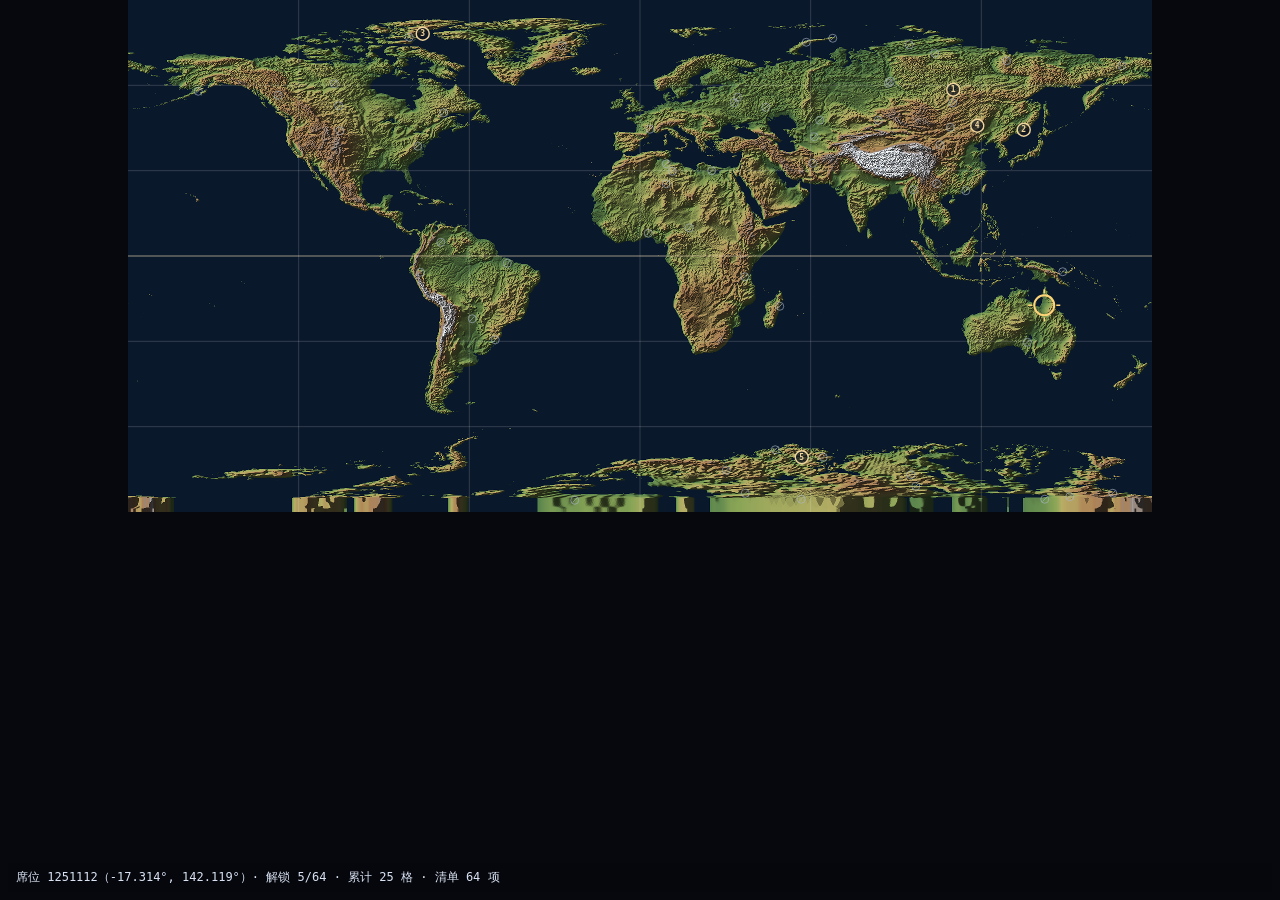
<file: desktop-wallet/dev/roam-harness.html>
<!doctype html><meta charset="utf-8"><title>可去之处对拍</title>
<!-- 只读漫游（QL-ROAM-v1）的抓帧页，DESIGN §9.28 引的帧就是这里出的。
     名字不叫 `__xxx.html` 是刻意的：`.gitignore` 挡的是**带假 `__TAURI__` 桩**的那批页
     （一份能伪造整条链状态的外壳不该进仓库，更不该进包），这一页一个桩都不用——
     它只调 ui/ 里那批真函数。不入库的对拍页等于没人能复算 §9.28 里那些数。
     用法：`python3 desktop-wallet/dev/serve.py 8791 --sink /tmp/ql-frames`（服务根落在 desktop-wallet/），
     然后 `…/dev/roam-harness.html?mode=map` 看整颗地球，`?mode=fp&n=K&cells=25` 走进第 K 处。
     抓帧调 `window.__cap('名字.png')`，POST 到同一进程的 8812 口，PNG 落进 `--sink` 那个目录。 -->
<style>
  html, body { margin: 0; background: #06080d; overflow: hidden; }
  canvas { display: block; }
  canvas[hidden] { display: none; }   /* 作者样式会盖掉 hidden 属性：不写这条，
                                         另一块画布仍然占满视口，截图就是一片黑 */
  #c { width: 100vw; height: 100vh; }
  #map { margin: 0 auto; width: min(100vw, 1024px); height: auto; }
  #note { position: fixed; left: 8px; bottom: 8px; right: 8px; color: #d9e2f2;
          font: 12px ui-monospace, monospace; background: rgba(6,8,13,.7); padding: 6px 8px; }
</style>
<canvas id="c" width="1120" height="740"></canvas>
<canvas id="map" width="1024" height="512" hidden></canvas>
<div id="note">…</div>
<script>
// 同 __fp.html：后台标签页不发 rAF，截图回调就永远不回来，所以先把 rAF 换成 setTimeout。
window.requestAnimationFrame = function (cb) {
  return setTimeout(function () { cb(performance.now()); }, 16);
};
window.cancelAnimationFrame = function (id) { clearTimeout(id); };
</script>
<script src="../ui/earth-height.js"></script>
<script src="../ui/sprites.js"></script>
<script src="../ui/qlight-hd-sprites.js"></script>
<script src="../ui/terrain-tex.js"></script>
<script src="../ui/world.js"></script>
<script src="../ui/world3d.js"></script>
<script src="../ui/earth-roam.js"></script>
<script type="module">
/* 只读漫游的对拍页：席位链、地块烤制、地表分类、地图标记全部走 app.js 用的同一批函数，
 * 这一页不复算第二套规则——它对拍的是"画面画出来了没有"，不是"规则对不对"（规则由
 * tools/world/test_roam_v1.js 与 seat.py --selftest 管）。
 * 快照里除了 address / genesis / rules_id / 累计矿格数之外没有别的输入，所以伪造一个
 * mine_claims_by_me 就等于"在这个进度上截一张图"。 */
const q = new URLSearchParams(location.search);
const ADDR = q.get('addr') || 'ql1qqqspfa0h8u73wp0lapt9pgy329w8yd3zup4mxedswqke6220nlqn4wgcl';
const GEN = q.get('genesis') || '5dc2205a8f0153a05f84e26ab94086009796bb68fdfddff439f97ebfd2aa3104';
const SEED = 0x50D296E0;                    // 共识 rules_id，不是本页的旋钮
const CELLS = +(q.get('cells') || 25);      // 累计矿格数 → 解锁 sqrt(25)=5 处
const mode = q.get('mode') || 'map';
const note = (s) => { document.getElementById('note').textContent = s; };

const { loadHeightGrid, seatPath, genBlock, fingerprint } = await import('../ui/earth-local.js');
const { paintEarth } = await import('../ui/earth-map.js');
const H = await loadHeightGrid();
const path = await seatPath(ADDR, GEN, H, 1 + window.QLEarthRoam.ROAM_MAX);
const seat = path[0];
const R = window.QLEarthRoam.plan(path, seat.cell, CELLS);
window.__roam = { seat, R, path };
if (!R.ok) note(`席位链与快照格对不上：path[0]=${seat.cell}`);

if (mode === 'map') {
  document.getElementById('c').hidden = true;
  const cv = document.getElementById('map');
  cv.hidden = false;
  await paintEarth(cv, seat, null, SEED, R.items);
  note(`席位 ${seat.cell}（${seat.lat.toFixed(3)}°, ${seat.lon.toFixed(3)}°）· 解锁 ${R.open}/${R.max} · `
    + `累计 ${CELLS} 格 · 清单 ${R.items.length} 项`);
  document.title = 'roam-map';
} else {
  const n = Math.max(1, Math.min(R.open, +(q.get('n') || 1)));
  const it = R.items[n - 1];
  const words = window.QLWorld.seedWords(GEN, []);
  const { field, info } = genBlock(H, it.lat, it.lon, SEED);
  const v = window.QLEarthRoam.visit(field, window.QLWorld, words);
  window.__visit = v;
  // 中心点未必站得住：这一页只挑"陆地 + 没树 + 四周同高"的一格当出生点。
  // 钱包里走的是 app.js 的 pickSpawnIn（还要避开别人的块），这里不复用它——
  // 这一页证明的是"别处的那块地烤得出来、画得出来"，构图好坏归 #42。
  const N = Math.round(Math.sqrt(v.blocks.length));
  let sx = -1, sz = -1;
  outer: for (let z = 4; z < N - 4; z += 2) {
    for (let x = 4; x < N - 4; x += 2) {
      const k = z * N + x, b = v.blocks[k];
      if (b % 8 === 0 || (b & 8)) continue;                  // 水 / 有树
      const h = v.heights[k];
      let flat = true;
      for (const [dx, dz] of [[1, 0], [-1, 0], [0, 1], [0, -1]])
        if (v.heights[(z + dz) * N + x + dx] !== h) { flat = false; break; }
      if (flat) { sx = x; sz = z; break outer; }
    }
  }
  if (sx < 0) { sx = N >> 1; sz = N >> 1; }                  // 整块地都是陡坡：照原样站中心
  const w3 = window.QLWorld3D.create(document.getElementById('c'), {});
  w3.setWorld(v.heights, v.blocks);
  w3.setEntities([], '');
  w3.setResources([]);
  w3.setDug([]);
  w3.setSlots(16);
  w3.setSlot(4);
  w3.setMaxLayer(window.QLWorld.MAX_LAYER);
  w3.setTime(+(q.get('time') || 1230));
  w3.spawn(sx, sz);
  w3.setView(+(q.get('yaw') || 2.2), +(q.get('pitch') || -0.1));
  w3.open();
  window.__w3 = w3;
  const yaw = +(q.get('yaw') || 2.2), pitch = +(q.get('pitch') || -0.1);
  setInterval(() => w3.setView(yaw, pitch), 40);   // 机位钉死，理由同 __fp.html
  window.__cap = (name) => new Promise((resolve) => {
    w3.snapshot((url) => {
      fetch('http://127.0.0.1:8812/' + name, { method: 'POST', body: url }).
        then((r) => r.text()).then(resolve);
    });
  });
  note(`第 ${n} 处 · 地球格 ${it.cell}（${it.lat.toFixed(3)}°, ${it.lon.toFixed(3)}°）· ${info.rule} σ=${info.sigma_m}m `
    + `基面=${info.base_m}m 夸大=${info.exag}× · `
    + `陆地 ${v.stats.land} 水 ${v.stats.water} 树 ${v.stats.trees} · 指纹 ${fingerprint(field)} · 出生 (${sx},${sz})`);
  document.title = 'roam-fp';
}
</script>
</file>
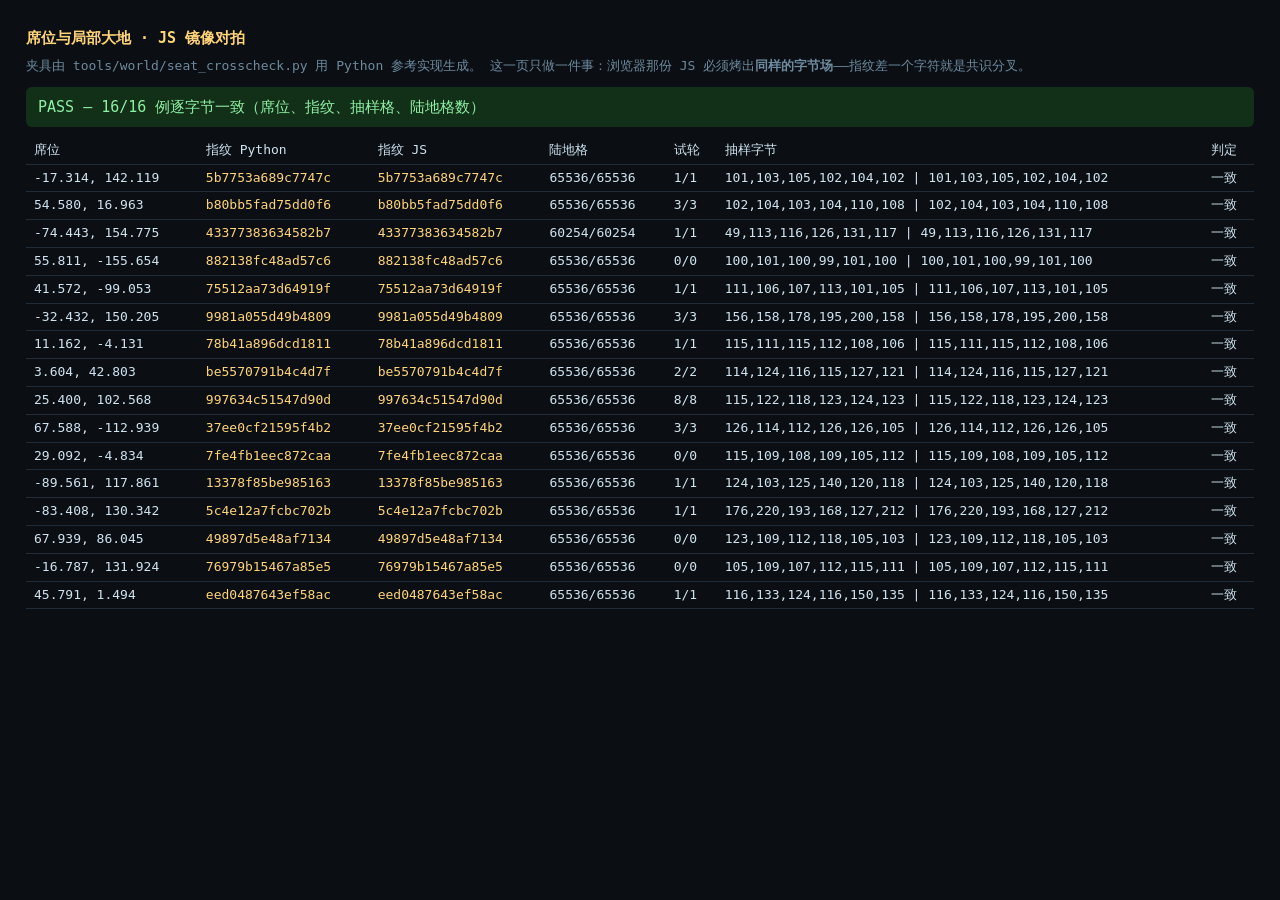
<file: desktop-wallet/dev/seat-crosscheck.html>
<!DOCTYPE html>
<html lang="zh">
<meta charset="utf-8">
<title>席位与局部大地 · JS 镜像对拍</title>
<style>
  body { background:#0b0f14; color:#cfe3ef; font:13px/1.6 ui-monospace,Menlo,monospace; padding:18px; }
  h1 { font-size:15px; margin:0 0 6px; color:#ffd479; }
  #verdict { font-size:15px; margin:10px 0; padding:8px 12px; border-radius:6px; }
  .ok  { background:#123018; color:#8ff0a4; }
  .bad { background:#3a1010; color:#ff9b9b; }
  table { border-collapse:collapse; width:100%; }
  th, td { border-bottom:1px solid #1e2b38; padding:3px 8px; text-align:left; white-space:nowrap; }
  th { color:#7fa9c4; font-weight:400; }
  td.fp { color:#ffd479; }
  td.diff { color:#ff9b9b; }
  .mini { color:#6d8a9f; }
</style>
<h1>席位与局部大地 · JS 镜像对拍</h1>
<div class="mini">夹具由 <code>tools/world/seat_crosscheck.py</code> 用 Python 参考实现生成。
这一页只做一件事：浏览器那份 JS 必须烤出<b>同样的字节场</b>——指纹差一个字符就是共识分叉。</div>
<div id="verdict">运行中…</div>
<table id="tbl"></table>
<script type="module">
import { loadHeightGrid, seatOf, genBlock, fingerprint, N } from '../ui/earth-local.js';

const el = (t, s) => { const e = document.createElement(t); if (s) e.textContent = s; return e; };
const verdict = document.getElementById('verdict');
const tbl = document.getElementById('tbl');

function row(cells) {
  const tr = el('tr');
  for (const [txt, cls] of cells) { const td = el('td', txt); if (cls) td.className = cls; tr.append(td); }
  return tr;
}

try {
  const doc = await (await fetch('./seat-crosscheck.json')).json();
  const H = await loadHeightGrid();
  const head = row([['席位', ''], ['指纹 Python', ''], ['指纹 JS', ''], ['陆地格', ''],
                   ['试轮', ''], ['抽样字节', ''], ['判定', '']]);
  tbl.append(head);
  let fail = 0;
  for (const c of doc.cases) {
    const seat = await seatOf(c.address, doc.genesis, H);
    const okSeat = seat && seat.cell === c.seat.cell &&
      Object.is(seat.lat, c.seat.lat) && Object.is(seat.lon, c.seat.lon) && seat.tries === c.seat.tries;
    const { field, info } = genBlock(H, seat.lat, seat.lon, doc.seed);
    const fp = fingerprint(field);
    const spot = [[0, 0], [64, 192], [128, 128], [191, 37], [255, 255], [7, 240]]
      .map(([y, x]) => field[y * N + x]);
    const okSpot = spot.every((v, k) => v === c.spot[k]);
    const okLand = info.land_cells === c.block.land_cells;
    const good = okSeat && fp === c.heights_fingerprint && okSpot && okLand;
    if (!good) fail++;
    tbl.append(row([
      [`${seat.lat.toFixed(3)}, ${seat.lon.toFixed(3)}`, okSeat ? '' : 'diff'],
      [c.heights_fingerprint, 'fp'],
      [fp, fp === c.heights_fingerprint ? 'fp' : 'diff'],
      [`${info.land_cells}/${c.block.land_cells}`, okLand ? '' : 'diff'],
      [`${seat.tries}/${c.seat.tries}`, okSeat ? '' : 'diff'],
      [`${spot.join(',')} | ${c.spot.join(',')}`, okSpot ? '' : 'diff'],
      [good ? '一致' : `不一致${okSeat ? '' : ' 席位'}${fp === c.heights_fingerprint ? '' : ' 指纹'}${okSpot ? '' : ' 抽样'}${okLand ? '' : ' 陆地格'}`,
       good ? '' : 'diff'],
    ]));
  }
  verdict.className = fail ? 'bad' : 'ok';
  verdict.textContent = fail
    ? `FAIL — ${fail}/${doc.cases.length} 例对不上：JS 与 Python 算出了不同的地`
    : `PASS — ${doc.cases.length}/${doc.cases.length} 例逐字节一致（席位、指纹、抽样格、陆地格数）`;
  document.title = verdict.textContent;
} catch (e) {
  verdict.className = 'bad';
  verdict.textContent = 'ERROR — ' + (e && e.stack ? e.stack : e);
}
</script>
</file>
